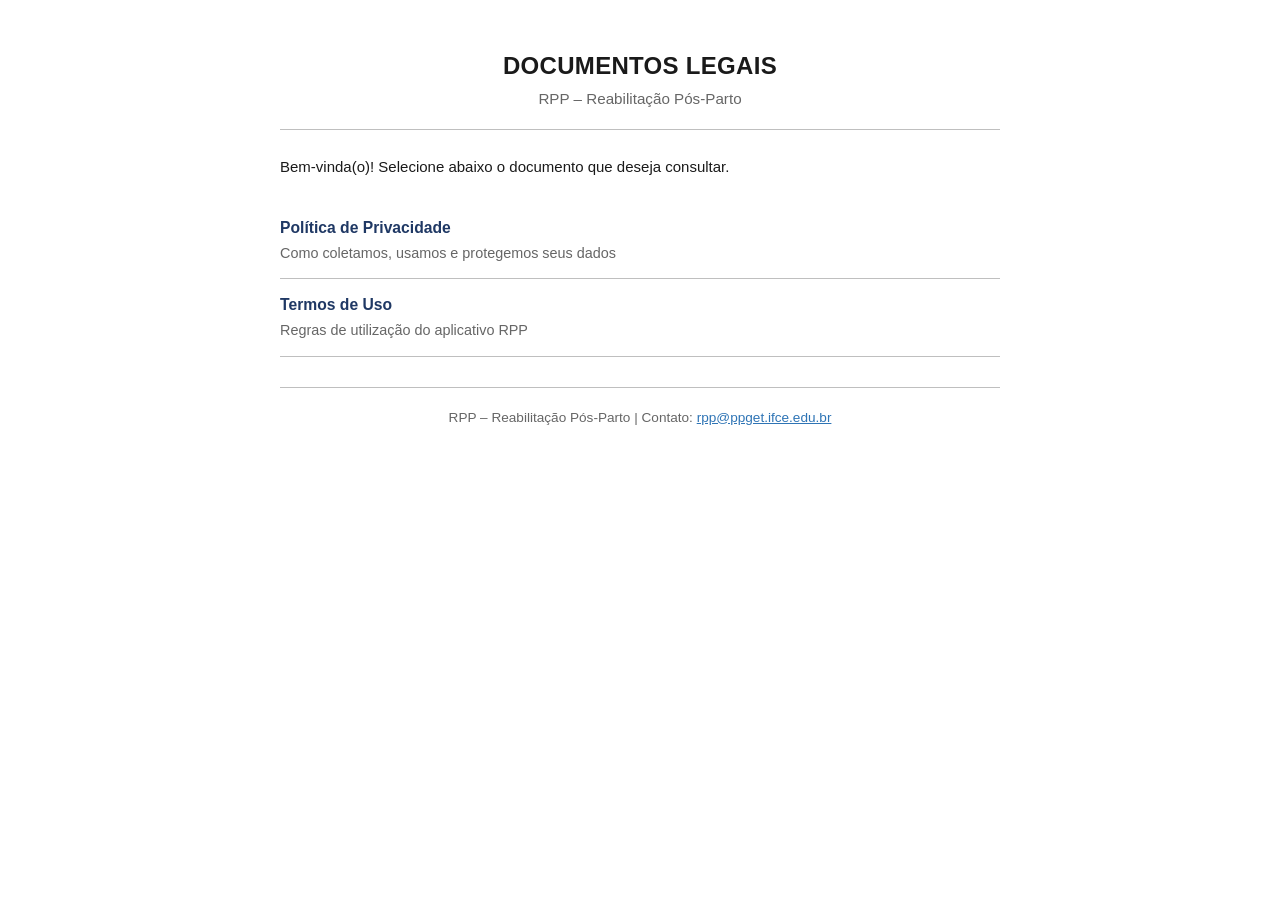
<file: index.html>
<!DOCTYPE html>
<html lang="pt-BR">
<head>
<meta charset="UTF-8">
<meta name="viewport" content="width=device-width, initial-scale=1.0">
<title>RPP – Reabilitação Pós-Parto | Documentos Legais</title>
<link rel="stylesheet" href="style.css">
</head>
<body>
  <div class="container">
    <h1 class="doc-title">DOCUMENTOS LEGAIS</h1>
    <p class="doc-subtitle">RPP – Reabilitação Pós-Parto</p>
    <hr>

    <p>Bem-vinda(o)! Selecione abaixo o documento que deseja consultar.</p>

    <div class="home-list">
      <a class="home-item" href="privacidade.html">
        <h3>Política de Privacidade</h3>
        <span>Como coletamos, usamos e protegemos seus dados</span>
      </a>
      <a class="home-item" href="termos.html">
        <h3>Termos de Uso</h3>
        <span>Regras de utilização do aplicativo RPP</span>
      </a>
    </div>

    <footer>
      RPP – Reabilitação Pós-Parto | Contato: <a href="mailto:rpp@ppget.ifce.edu.br">rpp@ppget.ifce.edu.br</a>
    </footer>
  </div>
</body>
</html>
</file>
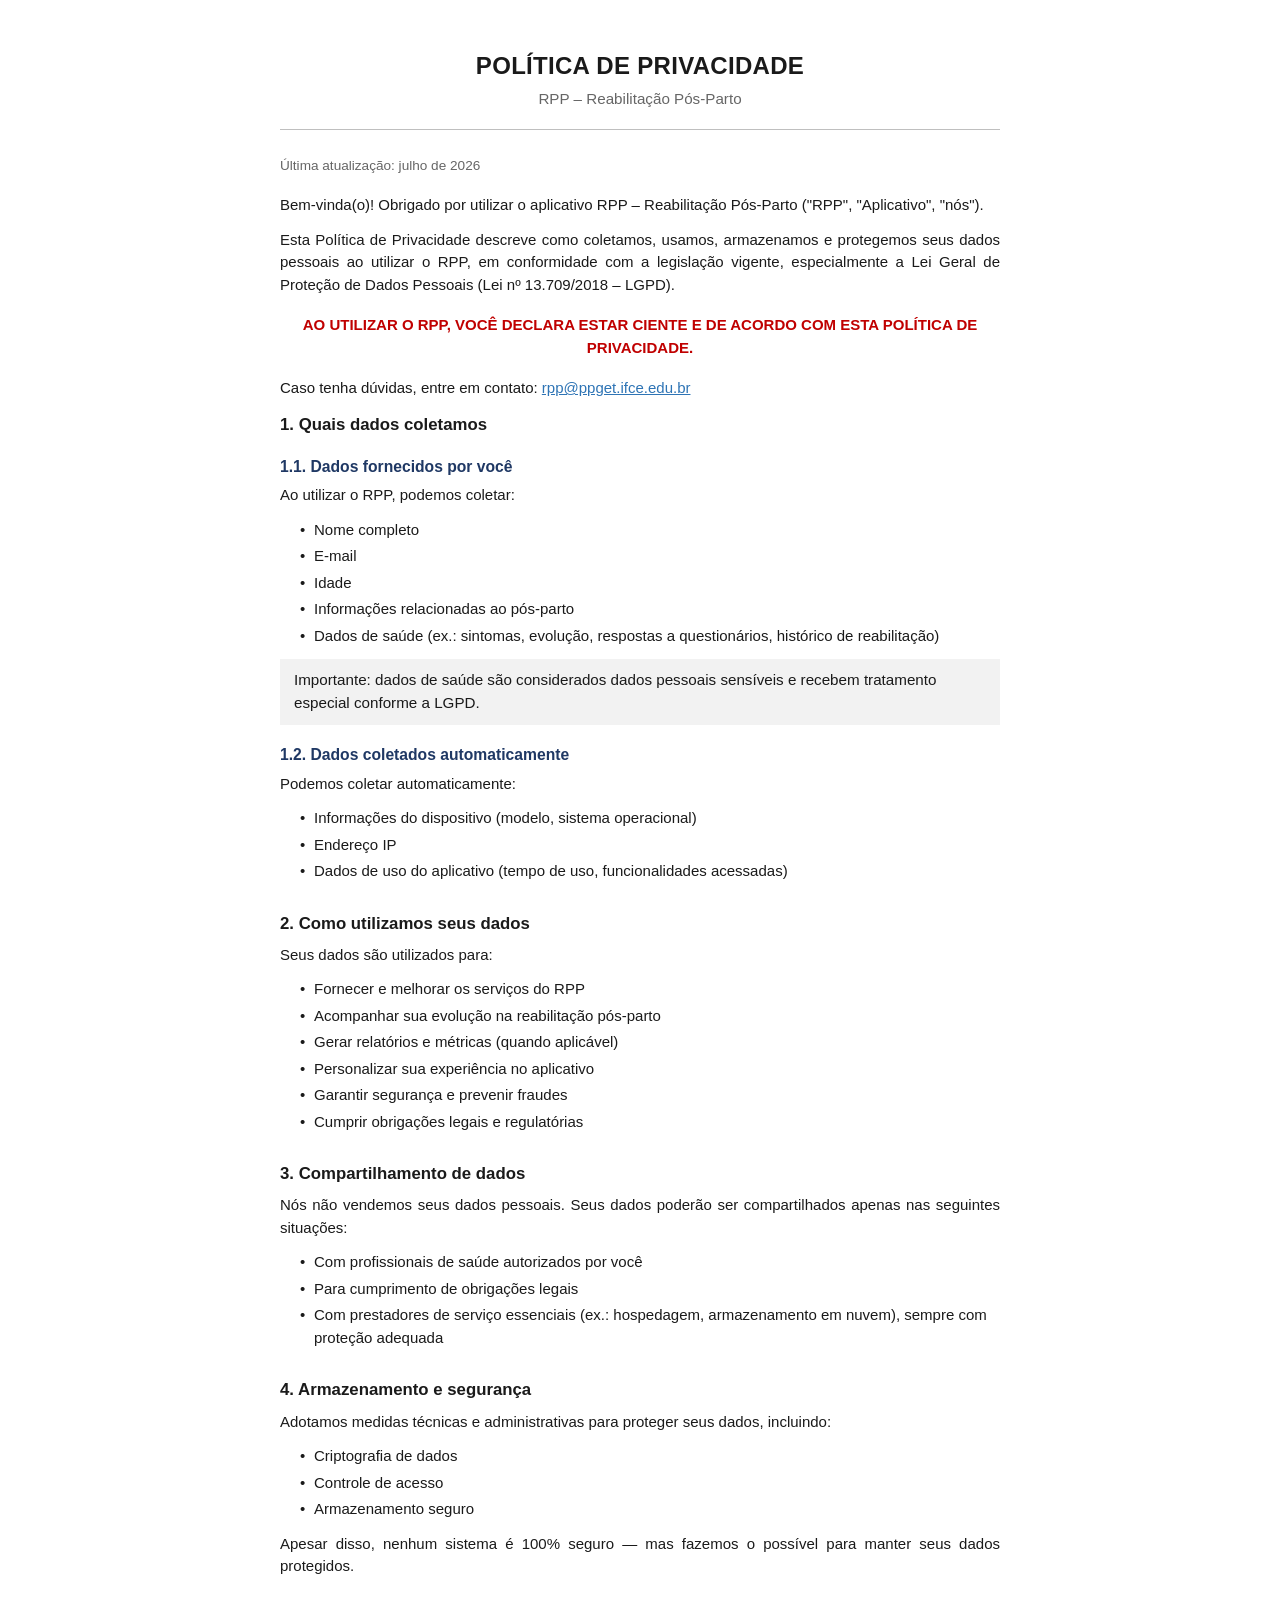
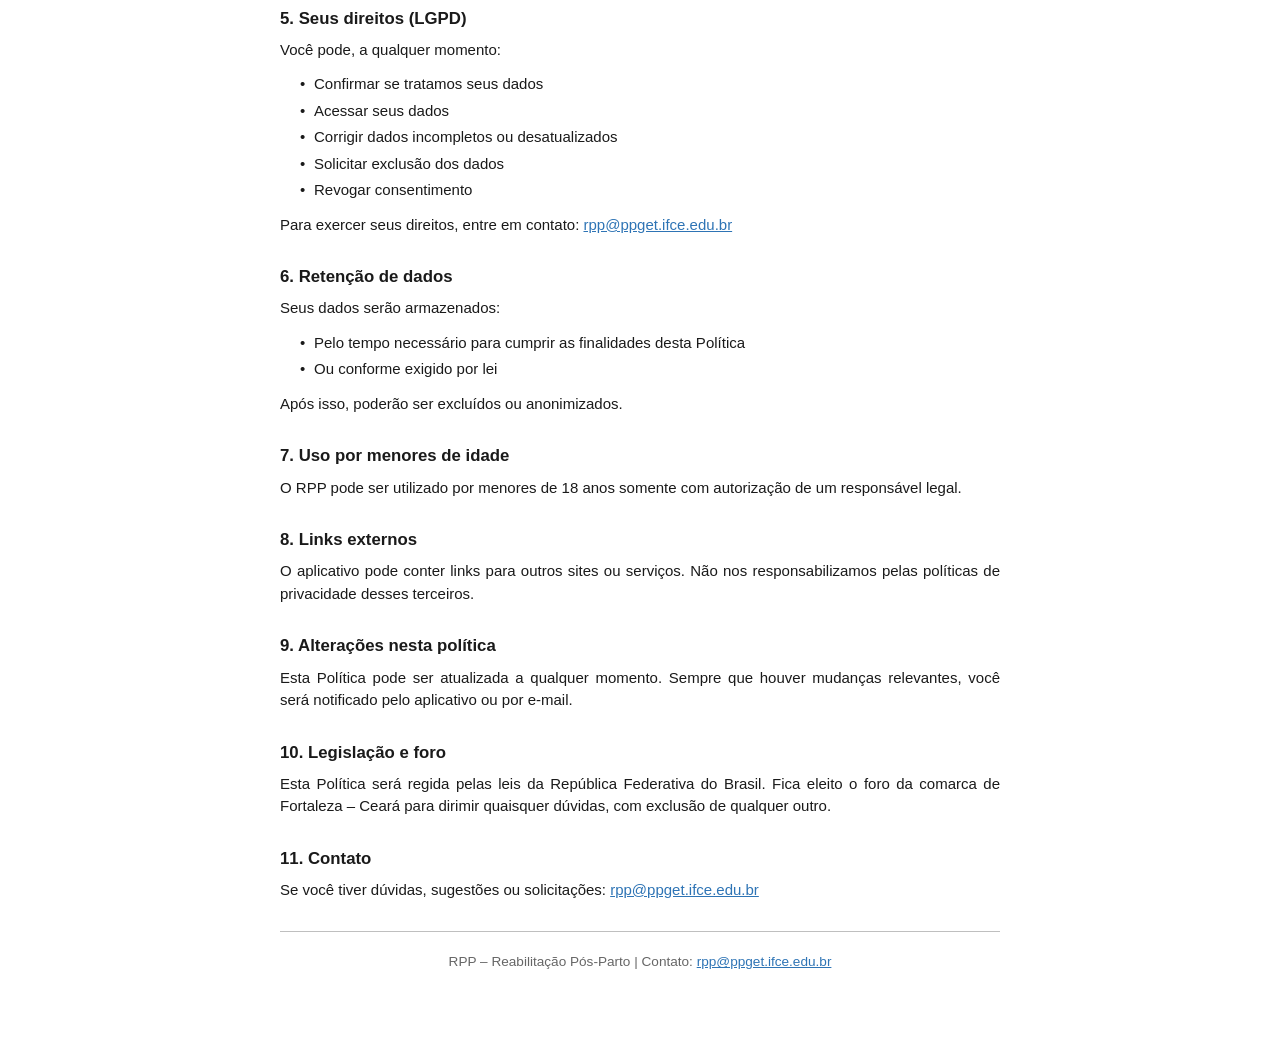
<file: privacidade.html>
<!DOCTYPE html>
<html lang="pt-BR">
<head>
<meta charset="UTF-8">
<meta name="viewport" content="width=device-width, initial-scale=1.0">
<title>Política de Privacidade | RPP – Reabilitação Pós-Parto</title>
<link rel="stylesheet" href="style.css">
</head>
<body>
  <div class="container">
    
    <h1 class="doc-title">POLÍTICA DE PRIVACIDADE</h1>
    <p class="doc-subtitle">RPP – Reabilitação Pós-Parto</p>
    <hr>

    <p class="updated">Última atualização: julho de 2026</p>

    <p>Bem-vinda(o)! Obrigado por utilizar o aplicativo RPP – Reabilitação Pós-Parto ("RPP", "Aplicativo", "nós").</p>

    <p>Esta Política de Privacidade descreve como coletamos, usamos, armazenamos e protegemos seus dados pessoais ao utilizar o RPP, em conformidade com a legislação vigente, especialmente a Lei Geral de Proteção de Dados Pessoais (Lei nº 13.709/2018 – LGPD).</p>

    <p class="warning">AO UTILIZAR O RPP, VOCÊ DECLARA ESTAR CIENTE E DE ACORDO COM ESTA POLÍTICA DE PRIVACIDADE.</p>

    <p>Caso tenha dúvidas, entre em contato: <a href="mailto:rpp@ppget.ifce.edu.br">rpp@ppget.ifce.edu.br</a></p>

      <h2>1. Quais dados coletamos</h2>

      <h3>1.1. Dados fornecidos por você</h3>
      <p>Ao utilizar o RPP, podemos coletar:</p>
      <ul>
        <li>Nome completo</li>
        <li>E-mail</li>
        <li>Idade</li>
        <li>Informações relacionadas ao pós-parto</li>
        <li>Dados de saúde (ex.: sintomas, evolução, respostas a questionários, histórico de reabilitação)</li>
      </ul>
      <div class="highlight">Importante: dados de saúde são considerados dados pessoais sensíveis e recebem tratamento especial conforme a LGPD.</div>

      <h3>1.2. Dados coletados automaticamente</h3>
      <p>Podemos coletar automaticamente:</p>
      <ul>
        <li>Informações do dispositivo (modelo, sistema operacional)</li>
        <li>Endereço IP</li>
        <li>Dados de uso do aplicativo (tempo de uso, funcionalidades acessadas)</li>
      </ul>

      <h2>2. Como utilizamos seus dados</h2>
      <p>Seus dados são utilizados para:</p>
      <ul>
        <li>Fornecer e melhorar os serviços do RPP</li>
        <li>Acompanhar sua evolução na reabilitação pós-parto</li>
        <li>Gerar relatórios e métricas (quando aplicável)</li>
        <li>Personalizar sua experiência no aplicativo</li>
        <li>Garantir segurança e prevenir fraudes</li>
        <li>Cumprir obrigações legais e regulatórias</li>
      </ul>

      <h2>3. Compartilhamento de dados</h2>
      <p>Nós não vendemos seus dados pessoais. Seus dados poderão ser compartilhados apenas nas seguintes situações:</p>
      <ul>
        <li>Com profissionais de saúde autorizados por você</li>
        <li>Para cumprimento de obrigações legais</li>
        <li>Com prestadores de serviço essenciais (ex.: hospedagem, armazenamento em nuvem), sempre com proteção adequada</li>
      </ul>

      <h2>4. Armazenamento e segurança</h2>
      <p>Adotamos medidas técnicas e administrativas para proteger seus dados, incluindo:</p>
      <ul>
        <li>Criptografia de dados</li>
        <li>Controle de acesso</li>
        <li>Armazenamento seguro</li>
      </ul>
      <p>Apesar disso, nenhum sistema é 100% seguro — mas fazemos o possível para manter seus dados protegidos.</p>

      <h2>5. Seus direitos (LGPD)</h2>
      <p>Você pode, a qualquer momento:</p>
      <ul>
        <li>Confirmar se tratamos seus dados</li>
        <li>Acessar seus dados</li>
        <li>Corrigir dados incompletos ou desatualizados</li>
        <li>Solicitar exclusão dos dados</li>
        <li>Revogar consentimento</li>
      </ul>
      <p>Para exercer seus direitos, entre em contato: <a href="mailto:rpp@ppget.ifce.edu.br">rpp@ppget.ifce.edu.br</a></p>

      <h2>6. Retenção de dados</h2>
      <p>Seus dados serão armazenados:</p>
      <ul>
        <li>Pelo tempo necessário para cumprir as finalidades desta Política</li>
        <li>Ou conforme exigido por lei</li>
      </ul>
      <p>Após isso, poderão ser excluídos ou anonimizados.</p>

      <h2>7. Uso por menores de idade</h2>
      <p>O RPP pode ser utilizado por menores de 18 anos somente com autorização de um responsável legal.</p>

      <h2>8. Links externos</h2>
      <p>O aplicativo pode conter links para outros sites ou serviços. Não nos responsabilizamos pelas políticas de privacidade desses terceiros.</p>

      <h2>9. Alterações nesta política</h2>
      <p>Esta Política pode ser atualizada a qualquer momento. Sempre que houver mudanças relevantes, você será notificado pelo aplicativo ou por e-mail.</p>

      <h2>10. Legislação e foro</h2>
      <p>Esta Política será regida pelas leis da República Federativa do Brasil. Fica eleito o foro da comarca de Fortaleza – Ceará para dirimir quaisquer dúvidas, com exclusão de qualquer outro.</p>

    <h2>11. Contato</h2>
    <p>Se você tiver dúvidas, sugestões ou solicitações: <a href="mailto:rpp@ppget.ifce.edu.br">rpp@ppget.ifce.edu.br</a></p>

    <footer>
      RPP – Reabilitação Pós-Parto | Contato: <a href="mailto:rpp@ppget.ifce.edu.br">rpp@ppget.ifce.edu.br</a>
    </footer>
  </div>
</body>
</html>
</file>
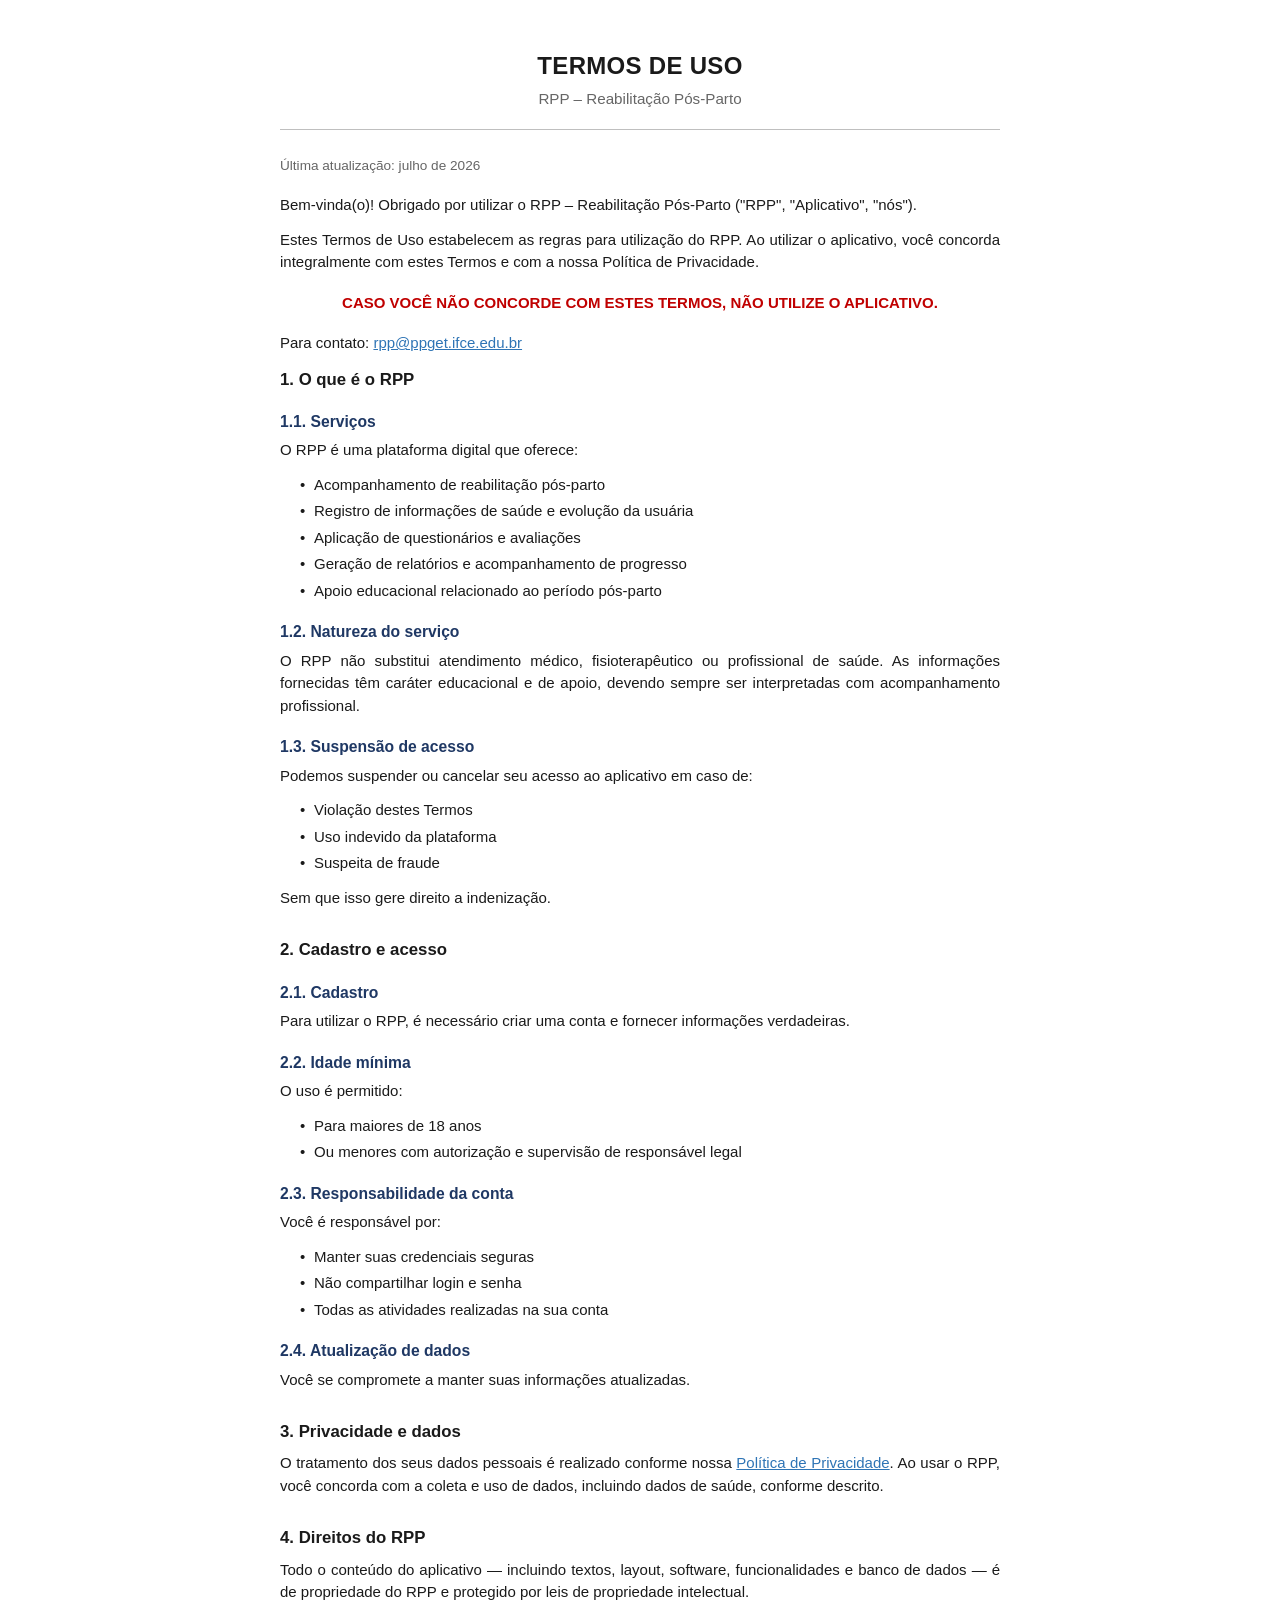
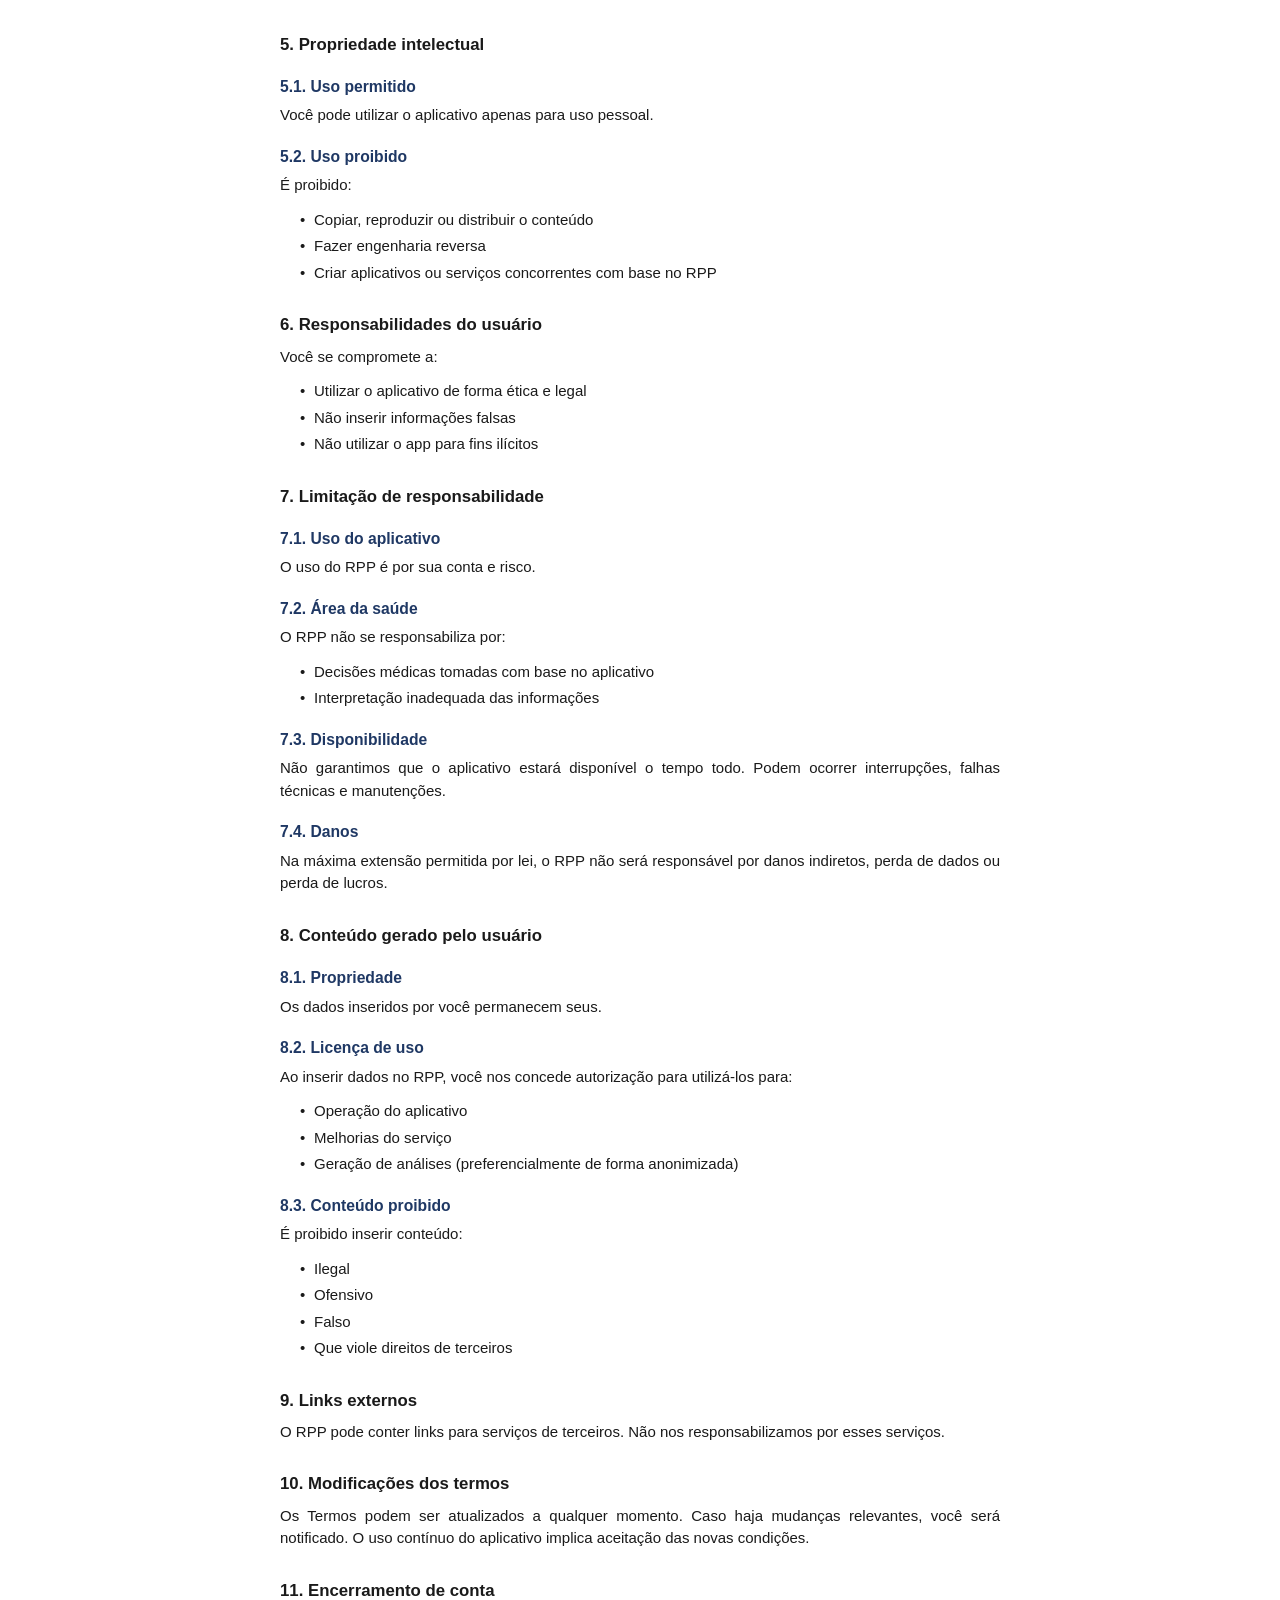
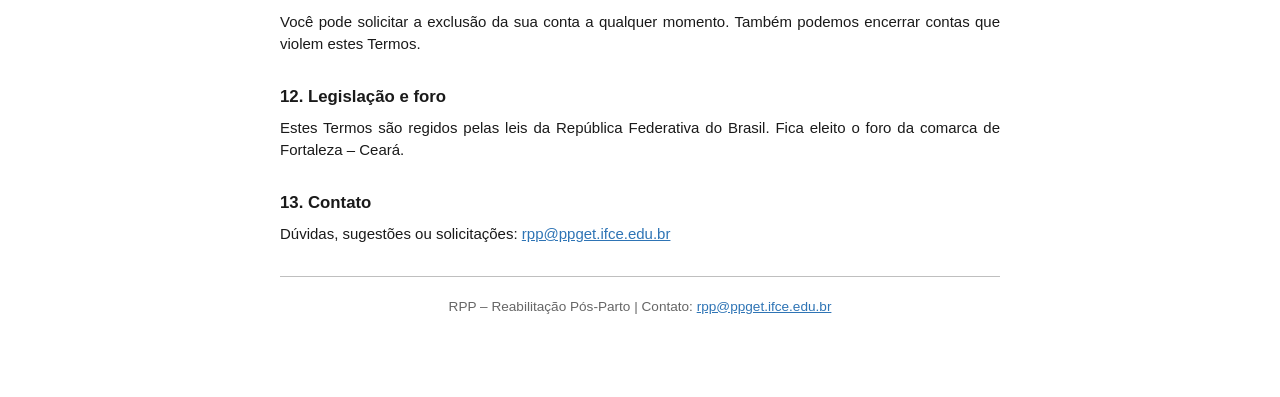
<file: termos.html>
<!DOCTYPE html>
<html lang="pt-BR">
<head>
<meta charset="UTF-8">
<meta name="viewport" content="width=device-width, initial-scale=1.0">
<title>Termos de Uso | RPP – Reabilitação Pós-Parto</title>
<link rel="stylesheet" href="style.css">
</head>
<body>
  <div class="container">

    <h1 class="doc-title">TERMOS DE USO</h1>
    <p class="doc-subtitle">RPP – Reabilitação Pós-Parto</p>
    <hr>

    <p class="updated">Última atualização: julho de 2026</p>

    <p>Bem-vinda(o)! Obrigado por utilizar o RPP – Reabilitação Pós-Parto ("RPP", "Aplicativo", "nós").</p>

    <p>Estes Termos de Uso estabelecem as regras para utilização do RPP. Ao utilizar o aplicativo, você concorda integralmente com estes Termos e com a nossa Política de Privacidade.</p>

    <p class="warning">CASO VOCÊ NÃO CONCORDE COM ESTES TERMOS, NÃO UTILIZE O APLICATIVO.</p>

    <p>Para contato: <a href="mailto:rpp@ppget.ifce.edu.br">rpp@ppget.ifce.edu.br</a></p>

      <h2>1. O que é o RPP</h2>

      <h3>1.1. Serviços</h3>
      <p>O RPP é uma plataforma digital que oferece:</p>
      <ul>
        <li>Acompanhamento de reabilitação pós-parto</li>
        <li>Registro de informações de saúde e evolução da usuária</li>
        <li>Aplicação de questionários e avaliações</li>
        <li>Geração de relatórios e acompanhamento de progresso</li>
        <li>Apoio educacional relacionado ao período pós-parto</li>
      </ul>

      <h3>1.2. Natureza do serviço</h3>
      <p>O RPP não substitui atendimento médico, fisioterapêutico ou profissional de saúde. As informações fornecidas têm caráter educacional e de apoio, devendo sempre ser interpretadas com acompanhamento profissional.</p>

      <h3>1.3. Suspensão de acesso</h3>
      <p>Podemos suspender ou cancelar seu acesso ao aplicativo em caso de:</p>
      <ul>
        <li>Violação destes Termos</li>
        <li>Uso indevido da plataforma</li>
        <li>Suspeita de fraude</li>
      </ul>
      <p>Sem que isso gere direito a indenização.</p>

      <h2>2. Cadastro e acesso</h2>

      <h3>2.1. Cadastro</h3>
      <p>Para utilizar o RPP, é necessário criar uma conta e fornecer informações verdadeiras.</p>

      <h3>2.2. Idade mínima</h3>
      <p>O uso é permitido:</p>
      <ul>
        <li>Para maiores de 18 anos</li>
        <li>Ou menores com autorização e supervisão de responsável legal</li>
      </ul>

      <h3>2.3. Responsabilidade da conta</h3>
      <p>Você é responsável por:</p>
      <ul>
        <li>Manter suas credenciais seguras</li>
        <li>Não compartilhar login e senha</li>
        <li>Todas as atividades realizadas na sua conta</li>
      </ul>

      <h3>2.4. Atualização de dados</h3>
      <p>Você se compromete a manter suas informações atualizadas.</p>

      <h2>3. Privacidade e dados</h2>
      <p>O tratamento dos seus dados pessoais é realizado conforme nossa <a href="privacidade.html">Política de Privacidade</a>. Ao usar o RPP, você concorda com a coleta e uso de dados, incluindo dados de saúde, conforme descrito.</p>

      <h2>4. Direitos do RPP</h2>
      <p>Todo o conteúdo do aplicativo — incluindo textos, layout, software, funcionalidades e banco de dados — é de propriedade do RPP e protegido por leis de propriedade intelectual.</p>

      <h2>5. Propriedade intelectual</h2>

      <h3>5.1. Uso permitido</h3>
      <p>Você pode utilizar o aplicativo apenas para uso pessoal.</p>

      <h3>5.2. Uso proibido</h3>
      <p>É proibido:</p>
      <ul>
        <li>Copiar, reproduzir ou distribuir o conteúdo</li>
        <li>Fazer engenharia reversa</li>
        <li>Criar aplicativos ou serviços concorrentes com base no RPP</li>
      </ul>

      <h2>6. Responsabilidades do usuário</h2>
      <p>Você se compromete a:</p>
      <ul>
        <li>Utilizar o aplicativo de forma ética e legal</li>
        <li>Não inserir informações falsas</li>
        <li>Não utilizar o app para fins ilícitos</li>
      </ul>

      <h2>7. Limitação de responsabilidade</h2>

      <h3>7.1. Uso do aplicativo</h3>
      <p>O uso do RPP é por sua conta e risco.</p>

      <h3>7.2. Área da saúde</h3>
      <p>O RPP não se responsabiliza por:</p>
      <ul>
        <li>Decisões médicas tomadas com base no aplicativo</li>
        <li>Interpretação inadequada das informações</li>
      </ul>

      <h3>7.3. Disponibilidade</h3>
      <p>Não garantimos que o aplicativo estará disponível o tempo todo. Podem ocorrer interrupções, falhas técnicas e manutenções.</p>

      <h3>7.4. Danos</h3>
      <p>Na máxima extensão permitida por lei, o RPP não será responsável por danos indiretos, perda de dados ou perda de lucros.</p>

      <h2>8. Conteúdo gerado pelo usuário</h2>

      <h3>8.1. Propriedade</h3>
      <p>Os dados inseridos por você permanecem seus.</p>

      <h3>8.2. Licença de uso</h3>
      <p>Ao inserir dados no RPP, você nos concede autorização para utilizá-los para:</p>
      <ul>
        <li>Operação do aplicativo</li>
        <li>Melhorias do serviço</li>
        <li>Geração de análises (preferencialmente de forma anonimizada)</li>
      </ul>

      <h3>8.3. Conteúdo proibido</h3>
      <p>É proibido inserir conteúdo:</p>
      <ul>
        <li>Ilegal</li>
        <li>Ofensivo</li>
        <li>Falso</li>
        <li>Que viole direitos de terceiros</li>
      </ul>

      <h2>9. Links externos</h2>
      <p>O RPP pode conter links para serviços de terceiros. Não nos responsabilizamos por esses serviços.</p>

      <h2>10. Modificações dos termos</h2>
      <p>Os Termos podem ser atualizados a qualquer momento. Caso haja mudanças relevantes, você será notificado. O uso contínuo do aplicativo implica aceitação das novas condições.</p>

      <h2>11. Encerramento de conta</h2>
      <p>Você pode solicitar a exclusão da sua conta a qualquer momento. Também podemos encerrar contas que violem estes Termos.</p>

      <h2>12. Legislação e foro</h2>
      <p>Estes Termos são regidos pelas leis da República Federativa do Brasil. Fica eleito o foro da comarca de Fortaleza – Ceará.</p>

    <h2>13. Contato</h2>
    <p>Dúvidas, sugestões ou solicitações: <a href="mailto:rpp@ppget.ifce.edu.br">rpp@ppget.ifce.edu.br</a></p>

    <footer>
      RPP – Reabilitação Pós-Parto | Contato: <a href="mailto:rpp@ppget.ifce.edu.br">rpp@ppget.ifce.edu.br</a>
    </footer>
  </div>
</body>
</html>
</file>
<file: style.css>
:root {
  --text: #1a1a1a;
  --muted: #666666;
  --h1: #1a1a1a;
  --h2: #1f3864;
  --link: #2e74b5;
  --warn: #c00000;
  --rule: #bfbfbf;
  --highlight-bg: #f2f2f2;
}

* {
  box-sizing: border-box;
}

body {
  margin: 0;
  font-family: Arial, Helvetica, sans-serif;
  background: #ffffff;
  color: var(--text);
  line-height: 1.5;
  font-size: 15px;
}

.container {
  max-width: 800px;
  margin: 0 auto;
  padding: 48px 40px 40px;
}

.doc-title {
  text-align: center;
  margin: 0 0 4px;
  font-size: 1.5rem;
  font-weight: bold;
  color: var(--h1);
  letter-spacing: 0.3px;
}

.doc-subtitle {
  text-align: center;
  margin: 0 0 18px;
  color: var(--muted);
  font-size: 0.95rem;
}

hr {
  border: none;
  border-top: 1px solid var(--rule);
  margin: 0 0 26px;
}

h2 {
  color: var(--h1);
  font-size: 1.05rem;
  font-weight: bold;
  margin-top: 28px;
  margin-bottom: 8px;
}

h2:first-of-type {
  margin-top: 0;
}

h3 {
  color: var(--h2);
  font-size: 0.98rem;
  font-weight: bold;
  margin-top: 18px;
  margin-bottom: 6px;
}

p {
  margin: 0 0 12px;
  text-align: justify;
}

ul {
  margin: 0 0 12px;
  padding-left: 20px;
  list-style: none;
}

li {
  margin-bottom: 4px;
  position: relative;
  padding-left: 14px;
}

li::before {
  content: "•";
  position: absolute;
  left: 0;
}

.warning {
  color: var(--warn);
  font-weight: bold;
  text-align: center;
  margin: 18px 0;
}

.highlight {
  background: var(--highlight-bg);
  padding: 10px 14px;
  margin: 10px 0 16px;
  font-size: 0.95rem;
}

.updated {
  color: var(--muted);
  font-size: 0.85rem;
  margin-bottom: 18px;
}

a {
  color: var(--link);
}

footer {
  text-align: center;
  color: var(--muted);
  font-size: 0.85rem;
  padding: 20px 20px 40px;
  border-top: 1px solid var(--rule);
  margin-top: 30px;
}

.nav-links {
  text-align: center;
  margin: 30px 0 0;
}

.nav-links a {
  display: inline-block;
  margin: 0 10px;
  font-weight: bold;
  text-decoration: none;
}

.home-list {
  margin-top: 24px;
}

.home-item {
  display: block;
  padding: 14px 0;
  border-bottom: 1px solid var(--rule);
  text-decoration: none;
  color: var(--text);
}

.home-item h3 {
  margin: 0 0 2px;
  color: var(--h2);
}

.home-item span {
  color: var(--muted);
  font-size: 0.9rem;
}

.back-link {
  display: inline-block;
  margin-bottom: 20px;
  font-size: 0.9rem;
  text-decoration: none;
}
                                                
</file>
